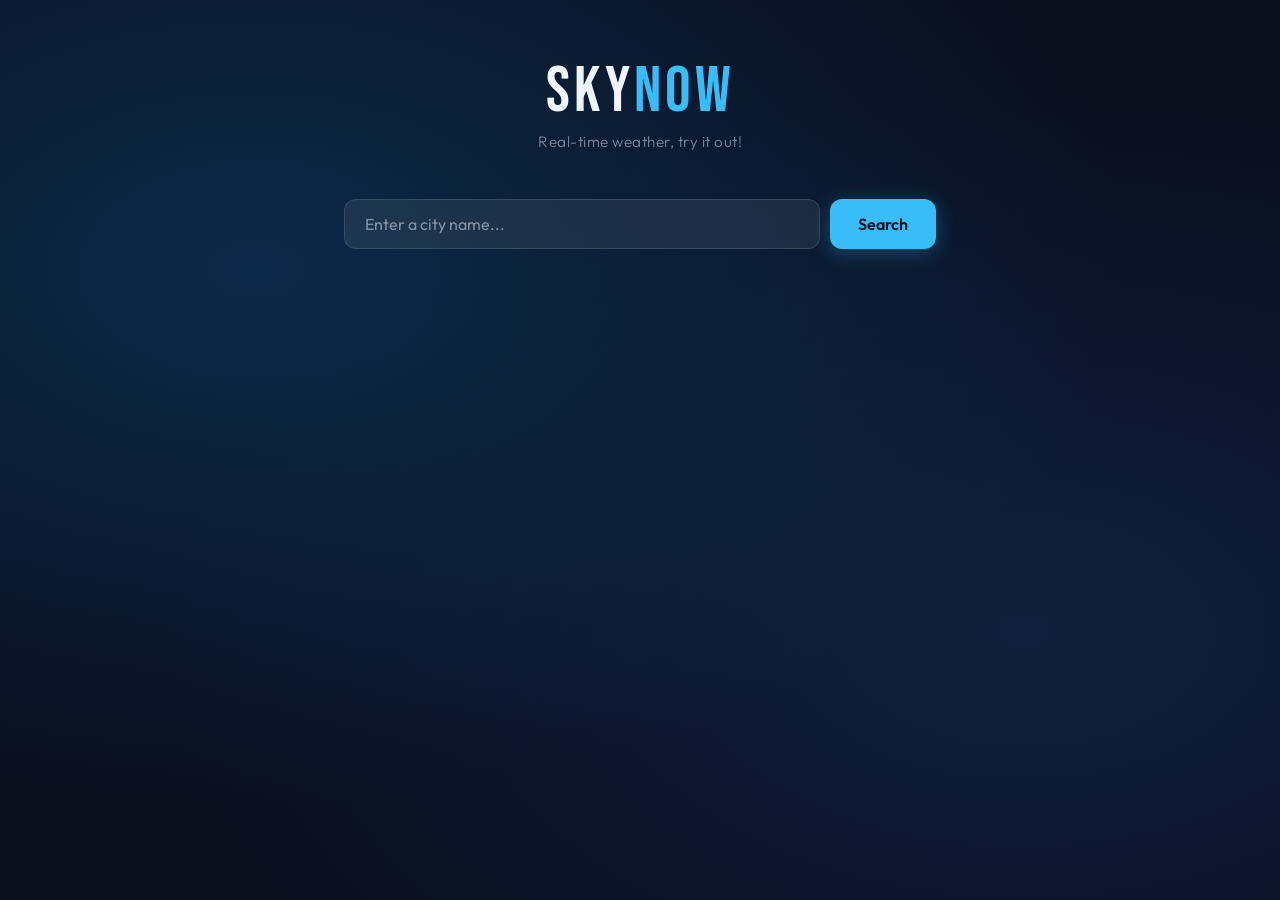
<file: hw3/index.html>
<!DOCTYPE html>
<html lang="en">
<head>
    <meta charset="UTF-8">
    <meta name="viewport" content="width=device-width, initial-scale=1.0">
    <title>SkyNow — Weather App</title>
    <link href="https://fonts.googleapis.com/css2?family=Bebas+Neue&family=Outfit:wght@300;400;500;600&display=swap" rel="stylesheet">
    <link rel="stylesheet" href="css/styles.css">
</head>
<body>

<div class="bg-layer" id="bgLayer"></div>

<div class="page">

    <header class="header">
        <div class="logo">SKY<span>NOW</span></div>
        <p class="tagline">Real-time weather, try it out!</p>
    </header>

    <!-- Form element + event listener + JS validation (rubric) -->
    <form id="weatherForm" class="search-form" novalidate>
        <div class="input-wrap">
            <input
                    type="text"
                    id="cityInput"
                    class="city-input"
                    placeholder="Enter a city name..."
                    autocomplete="off"
            >
            <button type="submit" class="search-btn">Search</button>
        </div>
        <span id="inputError" class="input-error"></span>
    </form>

    <!-- Loading indicator -->
    <div id="loadingSpinner" class="spinner hidden">
        <div class="spin-ring"></div>
        <p>Fetching weather data...</p>
    </div>

    <!-- Error message -->
    <div id="errorMsg" class="error-msg hidden"></div>

    <!-- Results card — hidden until data loads -->
    <div id="weatherCard" class="weather-card hidden">

        <div class="card-top">
            <div class="location-block">
                <h2 id="cityName" class="city-name"></h2>
                <p id="countryName" class="country-name"></p>
            </div>
            <div class="temp-block">
                <div id="weatherIcon" class="weather-icon"></div>
                <div id="tempDisplay" class="temp-display"></div>
            </div>
        </div>

        <p id="weatherDesc" class="weather-desc"></p>

        <!-- Temperature-based color banner (rubric: different display based on temp) -->
        <div id="tempBanner" class="temp-banner"></div>

        <div class="stats-grid">
            <div class="stat-box">
                <span class="stat-label">Feels Like</span>
                <span id="feelsLike" class="stat-value"></span>
            </div>
            <div class="stat-box">
                <span class="stat-label">Humidity</span>
                <span id="humidity" class="stat-value"></span>
            </div>
            <div class="stat-box">
                <span class="stat-label">Wind</span>
                <span id="windSpeed" class="stat-value"></span>
            </div>
            <div class="stat-box">
                <span class="stat-label">Visibility</span>
                <span id="visibility" class="stat-value"></span>
            </div>
            <div class="stat-box">
                <span class="stat-label">Pressure</span>
                <span id="pressure" class="stat-value"></span>
            </div>
            <div class="stat-box">
                <span class="stat-label">Condition ID</span>
                <span id="conditionCode" class="stat-value"></span>
            </div>
        </div>

    </div>

</div>

<script src="js/script.js"></script>
</body>
</html>
</file>
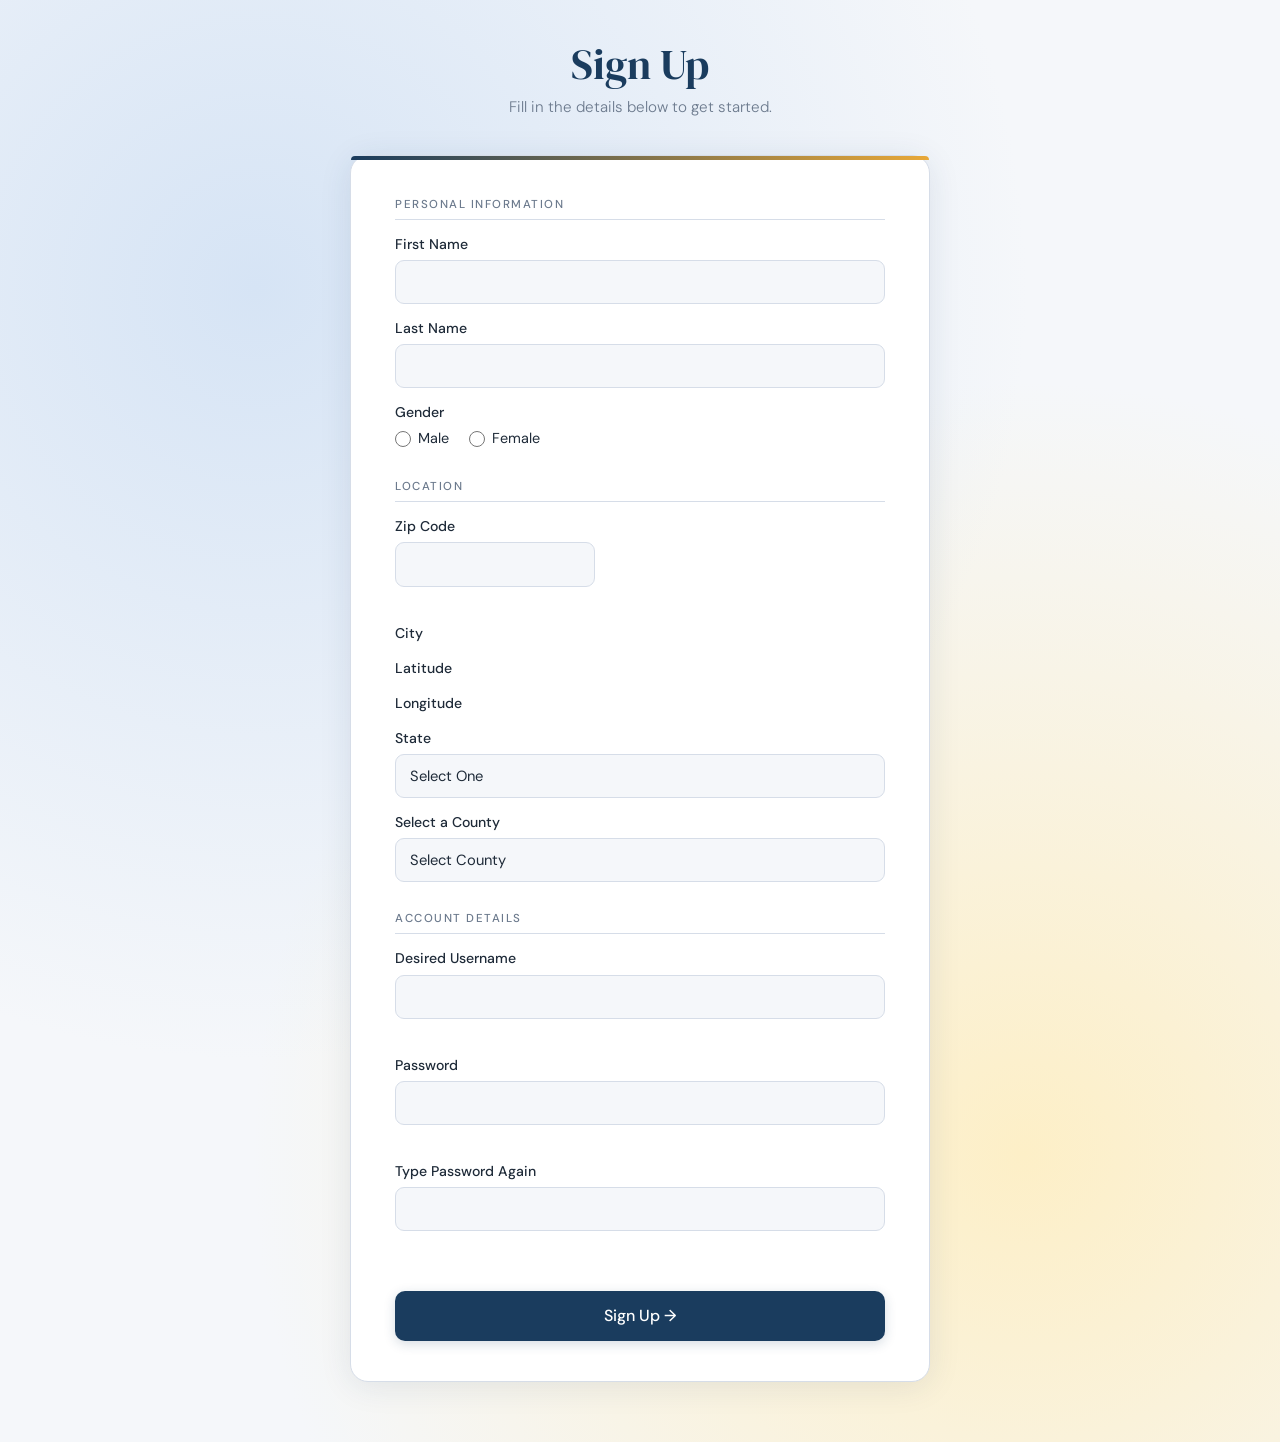
<file: lab3/index.html>
<!DOCTYPE html>
<html lang="en">
<head>
  <meta charset="UTF-8">
  <meta name="viewport" content="width=device-width, initial-scale=1.0">
  <title>Sign Up Page</title>
  <link rel="stylesheet" href="https://cdn.jsdelivr.net/npm/bootstrap@5.2.3/dist/css/bootstrap.min.css">
  <link href="https://fonts.googleapis.com/css2?family=DM+Serif+Display&family=DM+Sans:wght@300;400;500&display=swap" rel="stylesheet">
  <style>
    :root {
      --primary: #1a3c5e;
      --accent: #e8a838;
      --light-bg: #f5f7fa;
      --card-bg: #ffffff;
      --border: #d6dde8;
      --text: #1e2a38;
      --muted: #6c7a8d;
    }

    body {
      background: var(--light-bg);
      font-family: 'DM Sans', sans-serif;
      color: var(--text);
      min-height: 100vh;
      background-image: radial-gradient(circle at 20% 20%, #d6e4f5 0%, transparent 50%),
      radial-gradient(circle at 80% 80%, #fdefc7 0%, transparent 50%);
    }

    .page-wrapper {
      max-width: 620px;
      margin: 0 auto;
      padding: 40px 20px 60px;
    }

    .brand-header {
      text-align: center;
      margin-bottom: 36px;
    }

    .brand-header h1 {
      font-family: 'DM Serif Display', serif;
      font-size: 2.6rem;
      color: var(--primary);
      margin-bottom: 6px;
    }

    .brand-header p {
      color: var(--muted);
      font-size: 0.95rem;
      font-weight: 300;
    }

    .form-card {
      background: var(--card-bg);
      border-radius: 18px;
      padding: 40px 44px;
      box-shadow: 0 4px 32px rgba(26, 60, 94, 0.10);
      border: 1px solid var(--border);
    }

    .accent-bar {
      height: 4px;
      background: linear-gradient(90deg, var(--primary), var(--accent));
      border-radius: 18px 18px 0 0;
      margin: -40px -44px 36px;
    }

    .section-label {
      font-size: 0.72rem;
      font-weight: 500;
      letter-spacing: 1.5px;
      text-transform: uppercase;
      color: var(--muted);
      margin: 28px 0 14px;
      padding-bottom: 6px;
      border-bottom: 1px solid var(--border);
    }

    .field-row {
      margin-bottom: 14px;
    }

    .form-label {
      font-size: 0.88rem;
      font-weight: 500;
      color: var(--text);
      margin-bottom: 5px;
      display: block;
    }

    .form-control,
    .form-select {
      border: 1.5px solid var(--border);
      border-radius: 9px;
      padding: 10px 14px;
      font-size: 0.92rem;
      font-family: 'DM Sans', sans-serif;
      background: var(--light-bg);
      color: var(--text);
      transition: border-color 0.2s, box-shadow 0.2s;
      width: 100%;
    }

    .form-control:focus,
    .form-select:focus {
      border-color: var(--primary);
      box-shadow: 0 0 0 3px rgba(26, 60, 94, 0.10);
      background: #fff;
      outline: none;
    }

    .form-control::placeholder {
      color: #b0bac8;
    }

    .gender-row {
      display: flex;
      gap: 20px;
      margin-top: 4px;
    }

    .gender-option {
      display: flex;
      align-items: center;
      gap: 7px;
      font-size: 0.9rem;
      cursor: pointer;
    }

    .gender-option input[type="radio"] {
      accent-color: var(--primary);
      width: 16px;
      height: 16px;
    }

    .inline-feedback {
      font-size: 0.82rem;
      font-weight: 500;
      margin-top: 4px;
      display: block;
      min-height: 18px;
    }

    .btn-signup {
      background: var(--primary);
      color: #fff;
      border: none;
      border-radius: 10px;
      padding: 13px 0;
      font-size: 1rem;
      font-family: 'DM Sans', sans-serif;
      font-weight: 500;
      width: 100%;
      margin-top: 28px;
      transition: background 0.2s, transform 0.1s, box-shadow 0.2s;
      box-shadow: 0 3px 12px rgba(26, 60, 94, 0.18);
      cursor: pointer;
    }

    .location-value {
      display: inline-block;
      background: #eef2f8;
      color: var(--primary);
      border-radius: 8px;
      padding: 6px 12px;
      font-size: 0.9rem;
      font-weight: 500;
      min-width: 60px;
    }

    .location-value:empty {
      display: none;
    }

    .btn-signup:hover {
      background: #25527e;
      transform: translateY(-1px);
      box-shadow: 0 6px 18px rgba(26, 60, 94, 0.22);
      color: #fff;
    }

    @media (max-width: 600px) {
      .form-card {
        padding: 28px 20px;
      }

      .accent-bar {
        margin: -28px -20px 28px;
      }
    }
  </style>
</head>
<body>

<div class="page-wrapper">
  <div class="brand-header">
    <h1>Sign Up</h1>
    <p>Fill in the details below to get started.</p>
  </div>

  <div class="form-card">
    <div class="accent-bar"></div>

    <form id="signupForm" action="welcome.html">

      <div class="section-label">Personal Information</div>

      <div class="field-row">
        <label class="form-label" for="fName">First Name</label>
        <input type="text" class="form-control" id="fName" name="fName">
      </div>

      <div class="field-row">
        <label class="form-label" for="lName">Last Name</label>
        <input type="text" class="form-control" id="lName" name="lName">
      </div>

      <div class="field-row">
        <label class="form-label">Gender</label>
        <div class="gender-row">
          <label class="gender-option">
            <input type="radio" name="gender" value="m"> Male
          </label>
          <label class="gender-option">
            <input type="radio" name="gender" value="f"> Female
          </label>
        </div>
      </div>

      <div class="section-label">Location</div>

      <div class="field-row">
        <label class="form-label" for="zip">Zip Code</label>
        <input type="text" class="form-control" id="zip" name="zip" style="max-width: 200px;">
        <span id="zipError" class="inline-feedback"></span>
      </div>

      <div class="field-row">
        <label class="form-label">City</label>
        <span id="city" class="location-value"></span>
      </div>

      <div class="field-row">
        <label class="form-label">Latitude</label>
        <span id="latitude" class="location-value"></span>
      </div>

      <div class="field-row">
        <label class="form-label">Longitude</label>
        <span id="longitude" class="location-value"></span>
      </div>

      <div class="field-row">
        <label class="form-label" for="state">State</label>
        <select id="state" name="state" class="form-select">
          <option value="">Select One</option>
        </select>
      </div>

      <div class="field-row">
        <label class="form-label" for="county">Select a County</label>
        <select id="county" name="county" class="form-select">
          <option value="">Select County</option>
        </select>
      </div>

      <div class="section-label">Account Details</div>

      <div class="field-row">
        <label class="form-label" for="username">Desired Username</label>
        <input type="text" class="form-control" id="username" name="username">
        <span id="usernameError" class="inline-feedback"></span>
      </div>

      <div class="field-row">
        <label class="form-label" for="password">Password</label>
        <input type="password" class="form-control" id="password" name="password">
        <span id="suggestedPwd" class="inline-feedback"></span>
      </div>

      <div class="field-row">
        <label class="form-label" for="confirmPassword">Type Password Again</label>
        <input type="password" class="form-control" id="confirmPassword" name="confirmPassword">
      </div>

      <span id="passwordError" class="inline-feedback"></span>

      <button type="submit" class="btn-signup">Sign Up →</button>
    </form>
  </div>
</div>

<script src="js/script.js"></script>
</body>
</html>
</file>
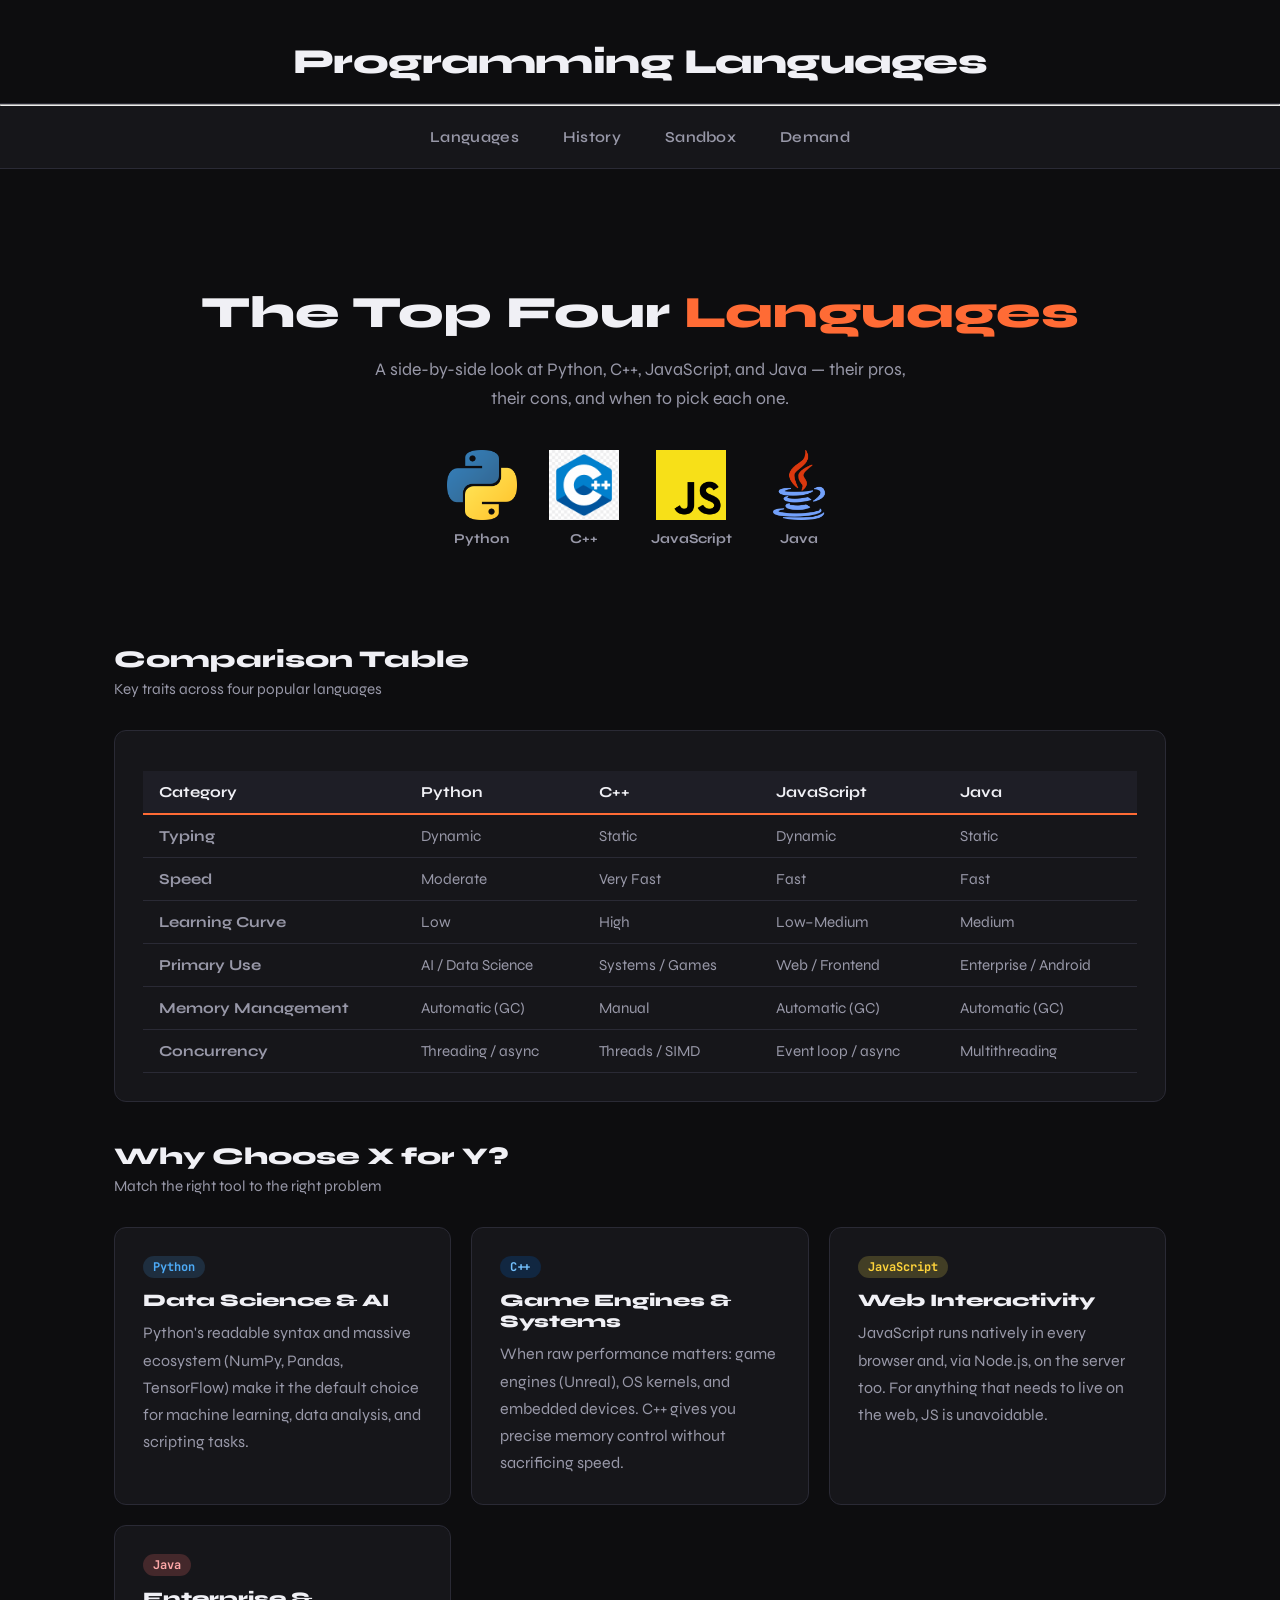
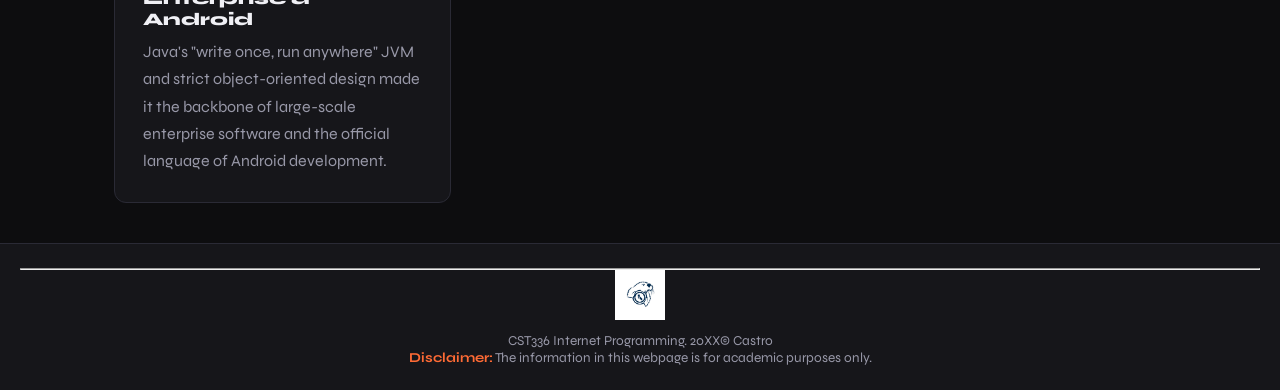
<file: hw1/portfolio_base/index.html>
<!DOCTYPE html>
<html lang="en">

    <head>
        <!-- 
          This is the head section. 
          It includes optional information about the web page (author, date, etc)
          It must include the character set and the title
        -->
      <meta charset="UTF-8">
      <meta name="viewport" content="width=device-width, initial-scale=1.0"> <!-- sets the proper width for whatever device is viewing the page -->
      <title> Programming Languages </title>
      <link rel="preconnect" href="https://fonts.googleapis.com">
<link rel="preconnect" href="https://fonts.gstatic.com" crossorigin>
<link href="https://fonts.googleapis.com/css2?family=Open+Sans:ital,wght@0,300..800;1,300..800&display=swap" rel="stylesheet">
      <link href="css/styles1.css" rel="stylesheet">
      	<style>
	     /* body {
		   background-color: #000066 !important;
	     } */
      	</style>
    </head>

    <body>
	<header>
	    <h1> Programming Languages </h1>
	</header>
	<hr>
	<nav>
	    <a href="index.html">Languages</a>
	    <a href="language_history.html">History</a>
	    <a href="sandbox.html">Sandbox</a>
	    <a href="demand.html">Demand</a>
	</nav>

	<br><br>
	
	<main>

    <div class="hero">
      <h2>The Top Four <span style="color:var(--orange)">Languages</span></h2>
      <p>A side-by-side look at Python, C++, JavaScript, and Java — their pros, their cons, and when to pick each one.</p>

      <div class="lang-logos">
        <div class="lang-logo-item">
          <img src="img/Python_logo.png" alt="Python">
          Python
        </div>
        <div class="lang-logo-item">
          <img src="img/C++_logo.png" alt="C++">
          C++
        </div>
        <div class="lang-logo-item">
          <img src="img/Javascript_logo.png" alt="JavaScript">
          JavaScript
        </div>
        <div class="lang-logo-item">
          <img src="img/java_logo.png" alt="Java">
          Java
        </div>
      </div>
    </div>

    <p class="section-title">Comparison Table</p>
    <p class="section-sub">Key traits across four popular languages</p>

    <div class="card" style="overflow-x:auto; margin-bottom:40px;">
      <table>
        <thead>
          <tr>
            <th>Category</th>
            <th>Python</th>
            <th>C++</th>
            <th>JavaScript</th>
            <th>Java</th>
          </tr>
        </thead>
        <tbody>
          <tr>
            <td><strong>Typing</strong></td>
            <td>Dynamic</td>
            <td>Static</td>
            <td>Dynamic</td>
            <td>Static</td>
          </tr>
          <tr>
            <td><strong>Speed</strong></td>
            <td>Moderate</td>
            <td>Very Fast</td>
            <td>Fast</td>
            <td>Fast</td>
          </tr>
          <tr>
            <td><strong>Learning Curve</strong></td>
            <td>Low</td>
            <td>High</td>
            <td>Low–Medium</td>
            <td>Medium</td>
          </tr>
          <tr>
            <td><strong>Primary Use</strong></td>
            <td>AI / Data Science</td>
            <td>Systems / Games</td>
            <td>Web / Frontend</td>
            <td>Enterprise / Android</td>
          </tr>
          <tr>
            <td><strong>Memory Management</strong></td>
            <td>Automatic (GC)</td>
            <td>Manual</td>
            <td>Automatic (GC)</td>
            <td>Automatic (GC)</td>
          </tr>
          <tr>
            <td><strong>Concurrency</strong></td>
            <td>Threading / async</td>
            <td>Threads / SIMD</td>
            <td>Event loop / async</td>
            <td>Multithreading</td>
          </tr>
        </tbody>
      </table>
    </div>

    <p class="section-title">Why Choose X for Y?</p>
    <p class="section-sub">Match the right tool to the right problem</p>

    <div class="grid-2">

      <div class="card">
        <span class="lang-badge badge-py">Python</span>
        <p class="section-title" style="font-size:1.1rem;">Data Science &amp; AI</p>
        <p style="margin-top:8px; line-height:1.7;">Python's readable syntax and massive ecosystem (NumPy, Pandas, TensorFlow) make it the default choice for machine learning, data analysis, and scripting tasks.</p>
      </div>

      <div class="card">
        <span class="lang-badge badge-cpp">C++</span>
        <p class="section-title" style="font-size:1.1rem;">Game Engines &amp; Systems</p>
        <p style="margin-top:8px; line-height:1.7;">When raw performance matters: game engines (Unreal), OS kernels, and embedded devices. C++ gives you precise memory control without sacrificing speed.</p>
      </div>

      <div class="card">
        <span class="lang-badge badge-js">JavaScript</span>
        <p class="section-title" style="font-size:1.1rem;">Web Interactivity</p>
        <p style="margin-top:8px; line-height:1.7;">JavaScript runs natively in every browser and, via Node.js, on the server too. For anything that needs to live on the web, JS is unavoidable.</p>
      </div>

      <div class="card">
        <span class="lang-badge badge-java">Java</span>
        <p class="section-title" style="font-size:1.1rem;">Enterprise &amp; Android</p>
        <p style="margin-top:8px; line-height:1.7;">Java's "write once, run anywhere" JVM and strict object-oriented design made it the backbone of large-scale enterprise software and the official language of Android development.</p>
      </div>

    </div>

	</main>
        
        
        <footer>
             <!-- Your last name and year here in ALL assignments -->
	    <hr>
	    <figure>
		<img src="img/csumb_logo.png" alt="CSUMB Logo" width="50">
	    </figure>
	    CST336 Internet Programming. 20XX&copy; Castro <br>
	    <strong>Disclaimer:</strong> The information in this webpage is for academic purposes only. <br>
        </footer>
        
    </body>

</html>
</file>
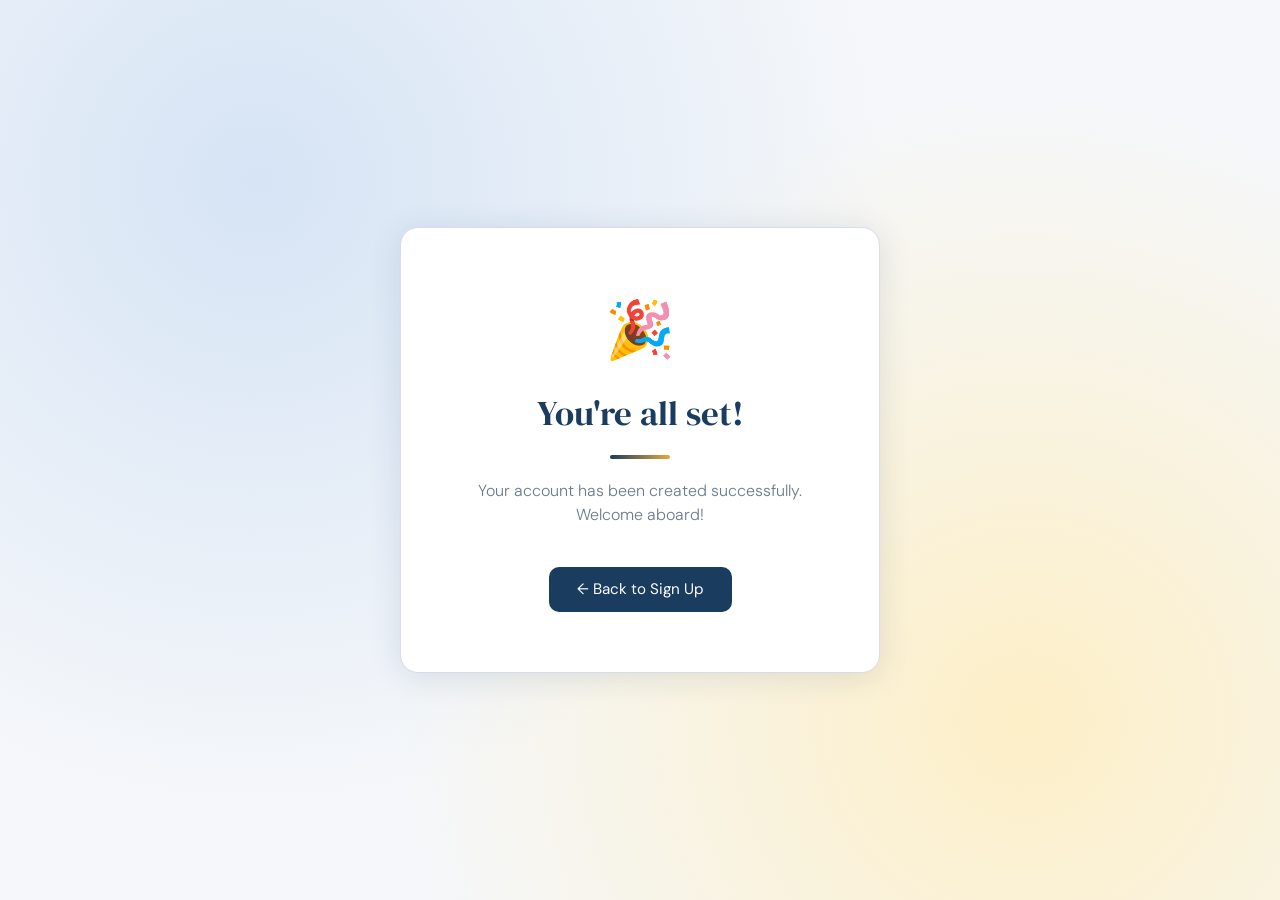
<file: lab3/welcome.html>
<!DOCTYPE html>
<html lang="en">
<head>
    <meta charset="UTF-8">
    <meta name="viewport" content="width=device-width, initial-scale=1.0">
    <title>Welcome!</title>
    <link rel="stylesheet" href="https://cdn.jsdelivr.net/npm/bootstrap@5.2.3/dist/css/bootstrap.min.css">
    <link href="https://fonts.googleapis.com/css2?family=DM+Serif+Display&family=DM+Sans:wght@300;400;500&display=swap" rel="stylesheet">
    <style>
        :root {
            --primary: #1a3c5e;
            --accent: #e8a838;
        }
        body {
            background: #f5f7fa;
            font-family: 'DM Sans', sans-serif;
            min-height: 100vh;
            display: flex;
            align-items: center;
            justify-content: center;
            background-image: radial-gradient(circle at 20% 20%, #d6e4f5 0%, transparent 50%),
            radial-gradient(circle at 80% 80%, #fdefc7 0%, transparent 50%);
        }
        .welcome-card {
            background: white;
            border-radius: 18px;
            padding: 60px 50px;
            text-align: center;
            box-shadow: 0 4px 32px rgba(26,60,94,0.12);
            border: 1px solid #d6dde8;
            max-width: 480px;
            width: 100%;
        }
        .welcome-icon {
            font-size: 3.5rem;
            margin-bottom: 20px;
        }
        h1 {
            font-family: 'DM Serif Display', serif;
            color: var(--primary);
            font-size: 2.2rem;
            margin-bottom: 12px;
        }
        p {
            color: #6c7a8d;
            font-size: 1rem;
            font-weight: 300;
        }
        .accent-line {
            height: 4px;
            background: linear-gradient(90deg, var(--primary), var(--accent));
            border-radius: 4px;
            width: 60px;
            margin: 20px auto;
        }
        .btn-back {
            background: var(--primary);
            color: white;
            border: none;
            border-radius: 10px;
            padding: 11px 28px;
            font-family: 'DM Sans', sans-serif;
            font-size: 0.95rem;
            margin-top: 24px;
            text-decoration: none;
            display: inline-block;
            transition: background 0.2s, transform 0.1s;
        }
        .btn-back:hover {
            background: #25527e;
            color: white;
            transform: translateY(-1px);
        }
    </style>
</head>
<body>
<div class="welcome-card">
    <div class="welcome-icon">🎉</div>
    <h1>You're all set!</h1>
    <div class="accent-line"></div>
    <p>Your account has been created successfully.<br>Welcome aboard!</p>
    <a href="index.html" class="btn-back">← Back to Sign Up</a>
</div>
</body>
</html>
</file>
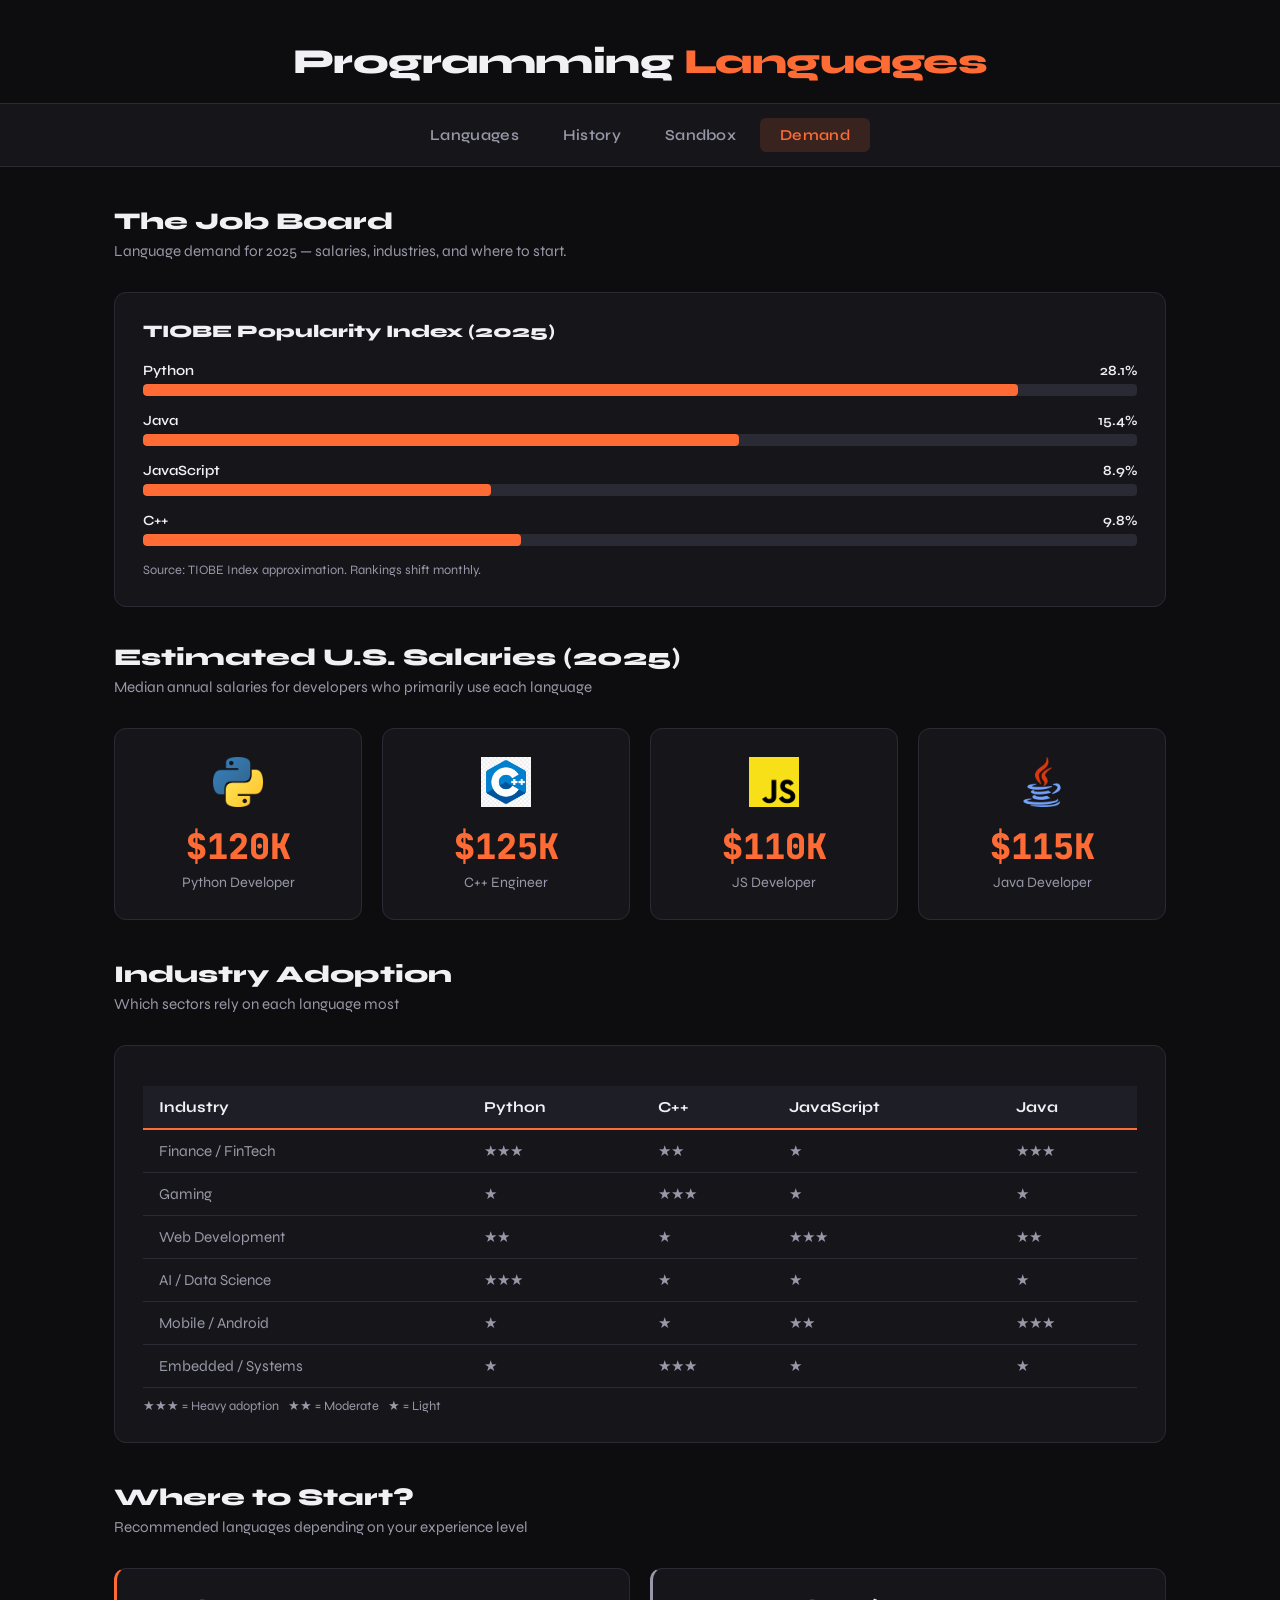
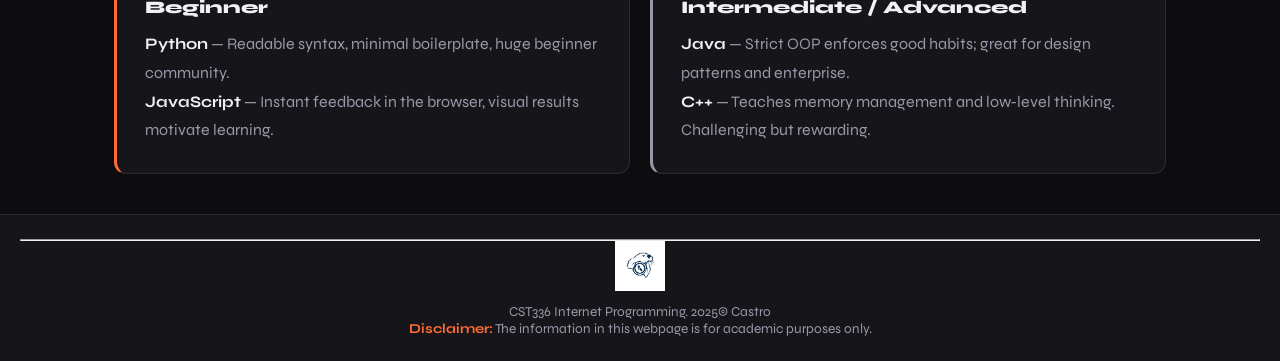
<file: hw1/portfolio_base/demand.html>
<!DOCTYPE html>
<html lang="en">

<head>
  <meta charset="UTF-8">
  <meta name="viewport" content="width=device-width, initial-scale=1.0">
  <title>Programming Languages – Demand</title>
  <link href="css/styles1.css" rel="stylesheet">
</head>

<body>

  <header>
    <h1>Programming <span>Languages</span></h1>
  </header>

  <nav>
    <a href="index.html">Languages</a>
    <a href="language_history.html">History</a>
    <a href="sandbox.html">Sandbox</a>
    <a href="demand.html" class="active">Demand</a>
  </nav>

  <main>

    <p class="section-title">The Job Board</p>
    <p class="section-sub">Language demand for 2025 — salaries, industries, and where to start.</p>

    <!-- TIOBE Rankings -->
    <div class="card" style="margin-bottom:36px;">
      <p class="section-title" style="font-size:1.1rem; margin-bottom:20px;">TIOBE Popularity Index (2025)</p>

      <div class="bar-wrap">
        <div class="bar-label"><span>Python</span><span>28.1%</span></div>
        <div class="bar-track"><div class="bar-fill" style="width:88%;"></div></div>
      </div>
      <div class="bar-wrap">
        <div class="bar-label"><span>Java</span><span>15.4%</span></div>
        <div class="bar-track"><div class="bar-fill" style="width:60%;"></div></div>
      </div>
      <div class="bar-wrap">
        <div class="bar-label"><span>JavaScript</span><span>8.9%</span></div>
        <div class="bar-track"><div class="bar-fill" style="width:35%;"></div></div>
      </div>
      <div class="bar-wrap">
        <div class="bar-label"><span>C++</span><span>9.8%</span></div>
        <div class="bar-track"><div class="bar-fill" style="width:38%;"></div></div>
      </div>

      <p style="margin-top:14px; font-size:0.8rem;">Source: TIOBE Index approximation. Rankings shift monthly.</p>
    </div>

    <!-- Salary Cards -->
    <p class="section-title">Estimated U.S. Salaries (2025)</p>
    <p class="section-sub">Median annual salaries for developers who primarily use each language</p>

    <div class="grid-4" style="margin-bottom:40px;">
      <div class="card" style="text-align:center;">
        <img src="img/Python_logo.png" alt="Python" width="50" style="margin-bottom:12px;">
        <div class="stat-num">$120K</div>
        <p style="margin-top:4px; font-size:0.9rem;">Python Developer</p>
      </div>
      <div class="card" style="text-align:center;">
        <img src="img/C++_logo.png" alt="C++" width="50" style="margin-bottom:12px;">
        <div class="stat-num">$125K</div>
        <p style="margin-top:4px; font-size:0.9rem;">C++ Engineer</p>
      </div>
      <div class="card" style="text-align:center;">
        <img src="img/Javascript_logo.png" alt="JavaScript" width="50" style="margin-bottom:12px;">
        <div class="stat-num">$110K</div>
        <p style="margin-top:4px; font-size:0.9rem;">JS Developer</p>
      </div>
      <div class="card" style="text-align:center;">
        <img src="img/java_logo.png" alt="Java" width="50" style="margin-bottom:12px;">
        <div class="stat-num">$115K</div>
        <p style="margin-top:4px; font-size:0.9rem;">Java Developer</p>
      </div>
    </div>

    <!-- Industry Adoption -->
    <p class="section-title">Industry Adoption</p>
    <p class="section-sub">Which sectors rely on each language most</p>

    <div class="card" style="overflow-x:auto; margin-bottom:40px;">
      <table>
        <thead>
          <tr>
            <th>Industry</th>
            <th>Python</th>
            <th>C++</th>
            <th>JavaScript</th>
            <th>Java</th>
          </tr>
        </thead>
        <tbody>
          <tr>
            <td>Finance / FinTech</td>
            <td>&#9733;&#9733;&#9733;</td>
            <td>&#9733;&#9733;</td>
            <td>&#9733;</td>
            <td>&#9733;&#9733;&#9733;</td>
          </tr>
          <tr>
            <td>Gaming</td>
            <td>&#9733;</td>
            <td>&#9733;&#9733;&#9733;</td>
            <td>&#9733;</td>
            <td>&#9733;</td>
          </tr>
          <tr>
            <td>Web Development</td>
            <td>&#9733;&#9733;</td>
            <td>&#9733;</td>
            <td>&#9733;&#9733;&#9733;</td>
            <td>&#9733;&#9733;</td>
          </tr>
          <tr>
            <td>AI / Data Science</td>
            <td>&#9733;&#9733;&#9733;</td>
            <td>&#9733;</td>
            <td>&#9733;</td>
            <td>&#9733;</td>
          </tr>
          <tr>
            <td>Mobile / Android</td>
            <td>&#9733;</td>
            <td>&#9733;</td>
            <td>&#9733;&#9733;</td>
            <td>&#9733;&#9733;&#9733;</td>
          </tr>
          <tr>
            <td>Embedded / Systems</td>
            <td>&#9733;</td>
            <td>&#9733;&#9733;&#9733;</td>
            <td>&#9733;</td>
            <td>&#9733;</td>
          </tr>
        </tbody>
      </table>
      <p style="margin-top:10px; font-size:0.8rem;">&#9733;&#9733;&#9733; = Heavy adoption &nbsp; &#9733;&#9733; = Moderate &nbsp; &#9733; = Light</p>
    </div>

    <!-- Beginner vs Advanced -->
    <p class="section-title">Where to Start?</p>
    <p class="section-sub">Recommended languages depending on your experience level</p>

    <div class="grid-2">
      <div class="card" style="border-left: 3px solid var(--orange);">
        <p class="section-title" style="font-size:1.1rem; margin-bottom:12px;">Beginner</p>
        <p style="line-height:1.8;"><strong style="color:var(--white);">Python</strong> — Readable syntax, minimal boilerplate, huge beginner community.<br>
        <strong style="color:var(--white);">JavaScript</strong> — Instant feedback in the browser, visual results motivate learning.</p>
      </div>
      <div class="card" style="border-left: 3px solid #9898a8;">
        <p class="section-title" style="font-size:1.1rem; margin-bottom:12px;">Intermediate / Advanced</p>
        <p style="line-height:1.8;"><strong style="color:var(--white);">Java</strong> — Strict OOP enforces good habits; great for design patterns and enterprise.<br>
        <strong style="color:var(--white);">C++</strong> — Teaches memory management and low-level thinking. Challenging but rewarding.</p>
      </div>
    </div>

  </main>

  <footer>
    <hr>
    <figure>
      <img src="img/csumb_logo.png" alt="CSUMB Logo" width="50">
    </figure>
    CST336 Internet Programming. 2025&copy; Castro <br>
    <strong>Disclaimer:</strong> The information in this webpage is for academic purposes only.
  </footer>

</body>
</html>
</file>
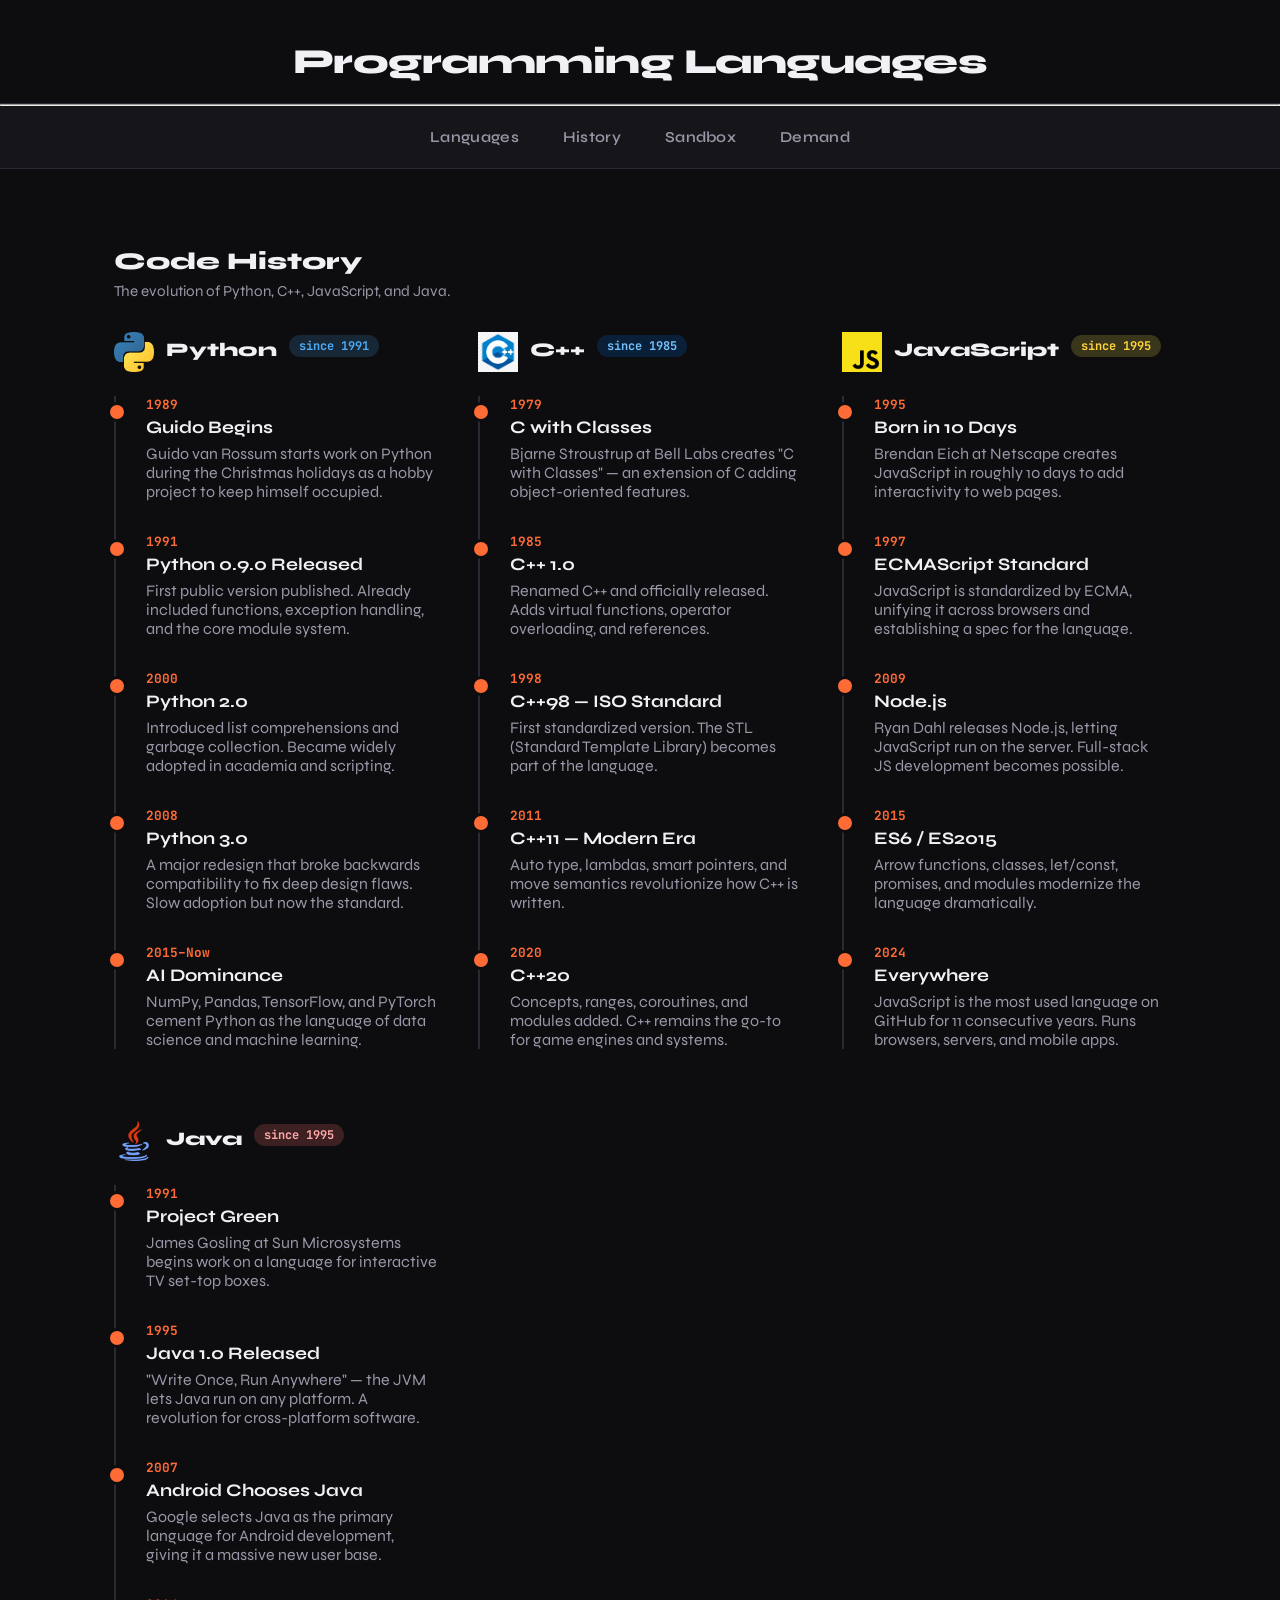
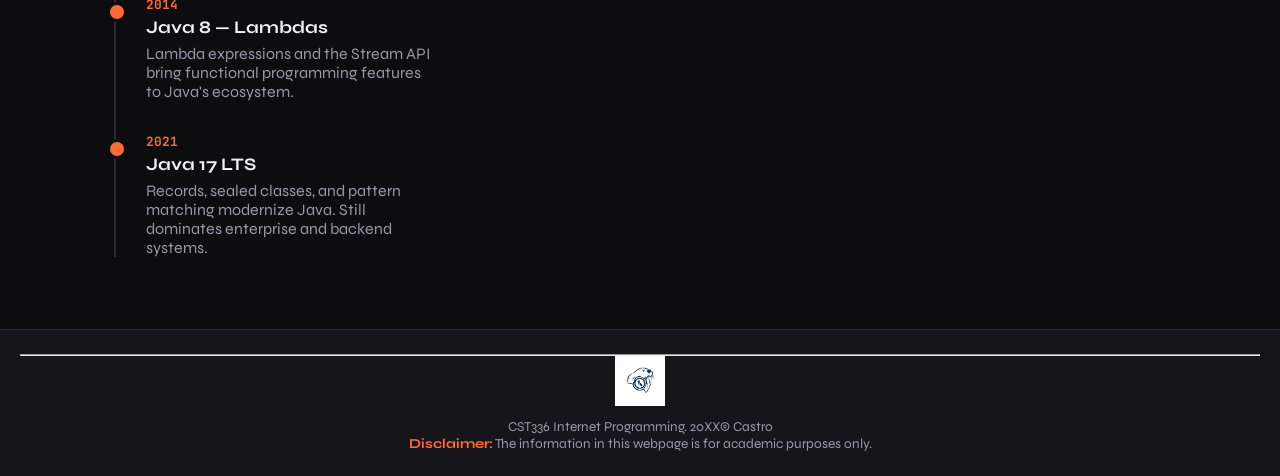
<file: hw1/portfolio_base/language_history.html>
<!DOCTYPE html>
<html lang="en">

    <head>
        <!-- 
          This is the head section. 
          It includes optional information about the web page (author, date, etc)
          It must include the character set and the title
        -->
      <meta charset="UTF-8">
      <meta name="viewport" content="width=device-width, initial-scale=1.0"> <!-- sets the proper width for whatever device is viewing the page -->
      <title> Programming Languages </title>
      <link href="css/styles1.css" rel="stylesheet">
      	<style>
	     /* body {
		   background-color: #000066 !important;
	     } */
      	</style>
    </head>

    <body>
	<header>
	    <h1> Programming Languages </h1>
	</header>
	<hr>
	<nav>
	    <a href="index.html">Languages</a>
	    <a href="language_history.html">History</a>
	    <a href="sandbox.html">Sandbox</a>
	    <a href="demand.html">Demand</a>
	</nav>

	<br><br>
	
	<main>

    <p class="section-title">Code History</p>
    <p class="section-sub">The evolution of Python, C++, JavaScript, and Java.</p>

    <div style="display:grid; grid-template-columns: repeat(auto-fit, minmax(300px, 1fr)); gap:40px;">

      <!-- Python -->
      <div>
        <div style="display:flex; align-items:center; gap:12px; margin-bottom:24px;">
          <img src="img/Python_logo.png" alt="Python" width="40">
          <span class="section-title" style="font-size:1.2rem;">Python</span>
          <span class="lang-badge badge-py">since 1991</span>
        </div>
        <div class="timeline">
          <div class="timeline-item">
            <div class="timeline-year">1989</div>
            <div class="timeline-title">Guido Begins</div>
            <p>Guido van Rossum starts work on Python during the Christmas holidays as a hobby project to keep himself occupied.</p>
          </div>
          <div class="timeline-item">
            <div class="timeline-year">1991</div>
            <div class="timeline-title">Python 0.9.0 Released</div>
            <p>First public version published. Already included functions, exception handling, and the core module system.</p>
          </div>
          <div class="timeline-item">
            <div class="timeline-year">2000</div>
            <div class="timeline-title">Python 2.0</div>
            <p>Introduced list comprehensions and garbage collection. Became widely adopted in academia and scripting.</p>
          </div>
          <div class="timeline-item">
            <div class="timeline-year">2008</div>
            <div class="timeline-title">Python 3.0</div>
            <p>A major redesign that broke backwards compatibility to fix deep design flaws. Slow adoption but now the standard.</p>
          </div>
          <div class="timeline-item">
            <div class="timeline-year">2015–Now</div>
            <div class="timeline-title">AI Dominance</div>
            <p>NumPy, Pandas, TensorFlow, and PyTorch cement Python as the language of data science and machine learning.</p>
          </div>
        </div>
      </div>

      <!-- C++ -->
      <div>
        <div style="display:flex; align-items:center; gap:12px; margin-bottom:24px;">
          <img src="img/C++_logo.png" alt="C++" width="40">
          <span class="section-title" style="font-size:1.2rem;">C++</span>
          <span class="lang-badge badge-cpp">since 1985</span>
        </div>
        <div class="timeline">
          <div class="timeline-item">
            <div class="timeline-year">1979</div>
            <div class="timeline-title">C with Classes</div>
            <p>Bjarne Stroustrup at Bell Labs creates "C with Classes" — an extension of C adding object-oriented features.</p>
          </div>
          <div class="timeline-item">
            <div class="timeline-year">1985</div>
            <div class="timeline-title">C++ 1.0</div>
            <p>Renamed C++ and officially released. Adds virtual functions, operator overloading, and references.</p>
          </div>
          <div class="timeline-item">
            <div class="timeline-year">1998</div>
            <div class="timeline-title">C++98 — ISO Standard</div>
            <p>First standardized version. The STL (Standard Template Library) becomes part of the language.</p>
          </div>
          <div class="timeline-item">
            <div class="timeline-year">2011</div>
            <div class="timeline-title">C++11 — Modern Era</div>
            <p>Auto type, lambdas, smart pointers, and move semantics revolutionize how C++ is written.</p>
          </div>
          <div class="timeline-item">
            <div class="timeline-year">2020</div>
            <div class="timeline-title">C++20</div>
            <p>Concepts, ranges, coroutines, and modules added. C++ remains the go-to for game engines and systems.</p>
          </div>
        </div>
      </div>

      <!-- JavaScript -->
      <div>
        <div style="display:flex; align-items:center; gap:12px; margin-bottom:24px;">
          <img src="img/Javascript_logo.png" alt="JavaScript" width="40">
          <span class="section-title" style="font-size:1.2rem;">JavaScript</span>
          <span class="lang-badge badge-js">since 1995</span>
        </div>
        <div class="timeline">
          <div class="timeline-item">
            <div class="timeline-year">1995</div>
            <div class="timeline-title">Born in 10 Days</div>
            <p>Brendan Eich at Netscape creates JavaScript in roughly 10 days to add interactivity to web pages.</p>
          </div>
          <div class="timeline-item">
            <div class="timeline-year">1997</div>
            <div class="timeline-title">ECMAScript Standard</div>
            <p>JavaScript is standardized by ECMA, unifying it across browsers and establishing a spec for the language.</p>
          </div>
          <div class="timeline-item">
            <div class="timeline-year">2009</div>
            <div class="timeline-title">Node.js</div>
            <p>Ryan Dahl releases Node.js, letting JavaScript run on the server. Full-stack JS development becomes possible.</p>
          </div>
          <div class="timeline-item">
            <div class="timeline-year">2015</div>
            <div class="timeline-title">ES6 / ES2015</div>
            <p>Arrow functions, classes, let/const, promises, and modules modernize the language dramatically.</p>
          </div>
          <div class="timeline-item">
            <div class="timeline-year">2024</div>
            <div class="timeline-title">Everywhere</div>
            <p>JavaScript is the most used language on GitHub for 11 consecutive years. Runs browsers, servers, and mobile apps.</p>
          </div>
        </div>
      </div>

      <!-- Java -->
      <div>
        <div style="display:flex; align-items:center; gap:12px; margin-bottom:24px;">
          <img src="img/java_logo.png" alt="Java" width="40">
          <span class="section-title" style="font-size:1.2rem;">Java</span>
          <span class="lang-badge badge-java">since 1995</span>
        </div>
        <div class="timeline">
          <div class="timeline-item">
            <div class="timeline-year">1991</div>
            <div class="timeline-title">Project Green</div>
            <p>James Gosling at Sun Microsystems begins work on a language for interactive TV set-top boxes.</p>
          </div>
          <div class="timeline-item">
            <div class="timeline-year">1995</div>
            <div class="timeline-title">Java 1.0 Released</div>
            <p>"Write Once, Run Anywhere" — the JVM lets Java run on any platform. A revolution for cross-platform software.</p>
          </div>
          <div class="timeline-item">
            <div class="timeline-year">2007</div>
            <div class="timeline-title">Android Chooses Java</div>
            <p>Google selects Java as the primary language for Android development, giving it a massive new user base.</p>
          </div>
          <div class="timeline-item">
            <div class="timeline-year">2014</div>
            <div class="timeline-title">Java 8 — Lambdas</div>
            <p>Lambda expressions and the Stream API bring functional programming features to Java's ecosystem.</p>
          </div>
          <div class="timeline-item">
            <div class="timeline-year">2021</div>
            <div class="timeline-title">Java 17 LTS</div>
            <p>Records, sealed classes, and pattern matching modernize Java. Still dominates enterprise and backend systems.</p>
          </div>
        </div>
      </div>

    </div>

	</main>
        
        
        <footer>
             <!-- Your last name and year here in ALL assignments -->
	    <hr>
	    <figure>
		<img src="img/csumb_logo.png" alt="CSUMB Logo" width="50">
	    </figure>
	    CST336 Internet Programming. 20XX&copy; Castro <br>
	    <strong>Disclaimer:</strong> The information in this webpage is for academic purposes only. <br>
        </footer>
        
    </body>

</html>
</file>
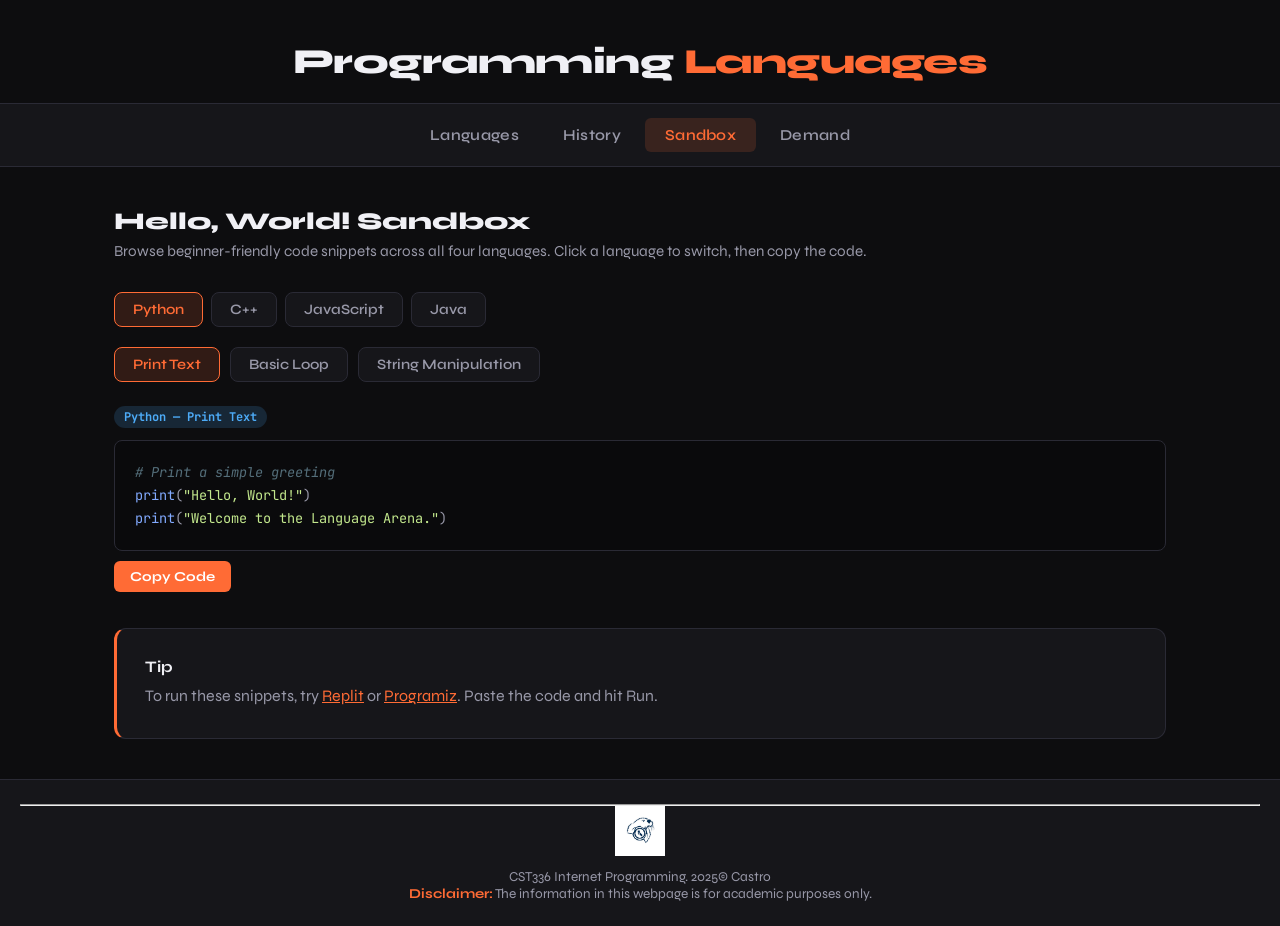
<file: hw1/portfolio_base/sandbox.html>
<!DOCTYPE html>
<html lang="en">

<head>
  <meta charset="UTF-8">
  <meta name="viewport" content="width=device-width, initial-scale=1.0">
  <title>Programming Languages – Sandbox</title>
  <link href="css/styles1.css" rel="stylesheet">
</head>

<body>

  <header>
    <h1>Programming <span>Languages</span></h1>
  </header>

  <nav>
    <a href="index.html">Languages</a>
    <a href="language_history.html">History</a>
    <a href="sandbox.html" class="active">Sandbox</a>
    <a href="demand.html">Demand</a>
  </nav>

  <main>

    <p class="section-title">Hello, World! Sandbox</p>
    <p class="section-sub">Browse beginner-friendly code snippets across all four languages. Click a language to switch, then copy the code.</p>

    <!-- Language Tabs -->
    <div class="lang-tabs">
      <button class="tab-btn active" onclick="showLang('python', this)">Python</button>
      <button class="tab-btn" onclick="showLang('cpp', this)">C++</button>
      <button class="tab-btn" onclick="showLang('js', this)">JavaScript</button>
      <button class="tab-btn" onclick="showLang('java', this)">Java</button>
    </div>

    <!-- Challenge selector -->
    <div style="margin-bottom:24px; display:flex; gap:10px; flex-wrap:wrap;">
      <button class="tab-btn active" id="ch-print" onclick="showChallenge('print', this)">Print Text</button>
      <button class="tab-btn" id="ch-loop"  onclick="showChallenge('loop', this)">Basic Loop</button>
      <button class="tab-btn" id="ch-str"   onclick="showChallenge('str', this)">String Manipulation</button>
    </div>

    <!-- ===== PYTHON ===== -->
    <div class="snippet-block active" id="lang-python">

      <div id="py-print" class="snippet-pane">
        <span class="lang-badge badge-py">Python — Print Text</span>
        <pre><code><span class="cmt"># Print a simple greeting</span>
<span class="fn">print</span>(<span class="str">"Hello, World!"</span>)
<span class="fn">print</span>(<span class="str">"Welcome to the Language Arena."</span>)</code></pre>
        <button class="copy-btn" onclick="copyCode(this)">Copy Code</button>
      </div>

      <div id="py-loop" class="snippet-pane" style="display:none;">
        <span class="lang-badge badge-py">Python — Basic Loop</span>
        <pre><code><span class="cmt"># Loop from 1 to 5 and print each number</span>
<span class="kw">for</span> i <span class="kw">in</span> <span class="fn">range</span>(<span class="num">1</span>, <span class="num">6</span>):
    <span class="fn">print</span>(<span class="str">f"Number: </span><span class="kw">{i}</span><span class="str">"</span>)</code></pre>
        <button class="copy-btn" onclick="copyCode(this)">Copy Code</button>
      </div>

      <div id="py-str" class="snippet-pane" style="display:none;">
        <span class="lang-badge badge-py">Python — String Manipulation</span>
        <pre><code><span class="cmt"># String manipulation examples</span>
message = <span class="str">"hello, world"</span>
<span class="fn">print</span>(message.<span class="fn">upper</span>())        <span class="cmt"># HELLO, WORLD</span>
<span class="fn">print</span>(message.<span class="fn">title</span>())        <span class="cmt"># Hello, World</span>
<span class="fn">print</span>(message.<span class="fn">replace</span>(<span class="str">"world"</span>, <span class="str">"Python"</span>))  <span class="cmt"># hello, Python</span>
<span class="fn">print</span>(<span class="fn">len</span>(message))           <span class="cmt"># 12</span></code></pre>
        <button class="copy-btn" onclick="copyCode(this)">Copy Code</button>
      </div>

    </div>

    <!-- ===== C++ ===== -->
    <div class="snippet-block" id="lang-cpp">

      <div id="cpp-print" class="snippet-pane">
        <span class="lang-badge badge-cpp">C++ — Print Text</span>
        <pre><code><span class="cmt">// Print a simple greeting</span>
<span class="kw">#include</span> <span class="str">&lt;iostream&gt;</span>
<span class="kw">using namespace</span> std;

<span class="fn">int</span> main() {
    cout &lt;&lt; <span class="str">"Hello, World!"</span> &lt;&lt; endl;
    cout &lt;&lt; <span class="str">"Welcome to the Language Arena."</span> &lt;&lt; endl;
    <span class="kw">return</span> <span class="num">0</span>;
}</code></pre>
        <button class="copy-btn" onclick="copyCode(this)">Copy Code</button>
      </div>

      <div id="cpp-loop" class="snippet-pane" style="display:none;">
        <span class="lang-badge badge-cpp">C++ — Basic Loop</span>
        <pre><code><span class="cmt">// Loop from 1 to 5 and print each number</span>
<span class="kw">#include</span> <span class="str">&lt;iostream&gt;</span>
<span class="kw">using namespace</span> std;

<span class="fn">int</span> main() {
    <span class="kw">for</span> (<span class="fn">int</span> i = <span class="num">1</span>; i &lt;= <span class="num">5</span>; i++) {
        cout &lt;&lt; <span class="str">"Number: "</span> &lt;&lt; i &lt;&lt; endl;
    }
    <span class="kw">return</span> <span class="num">0</span>;
}</code></pre>
        <button class="copy-btn" onclick="copyCode(this)">Copy Code</button>
      </div>

      <div id="cpp-str" class="snippet-pane" style="display:none;">
        <span class="lang-badge badge-cpp">C++ — String Manipulation</span>
        <pre><code><span class="cmt">// String manipulation examples</span>
<span class="kw">#include</span> <span class="str">&lt;iostream&gt;</span>
<span class="kw">#include</span> <span class="str">&lt;string&gt;</span>
<span class="kw">#include</span> <span class="str">&lt;algorithm&gt;</span>
<span class="kw">using namespace</span> std;

<span class="fn">int</span> main() {
    string msg = <span class="str">"hello, world"</span>;
    cout &lt;&lt; <span class="str">"Length: "</span> &lt;&lt; msg.<span class="fn">length</span>() &lt;&lt; endl;

    <span class="fn">transform</span>(msg.<span class="fn">begin</span>(), msg.<span class="fn">end</span>(), msg.<span class="fn">begin</span>(), ::toupper);
    cout &lt;&lt; msg &lt;&lt; endl; <span class="cmt">// HELLO, WORLD</span>

    <span class="kw">return</span> <span class="num">0</span>;
}</code></pre>
        <button class="copy-btn" onclick="copyCode(this)">Copy Code</button>
      </div>

    </div>

    <!-- ===== JAVASCRIPT ===== -->
    <div class="snippet-block" id="lang-js">

      <div id="js-print" class="snippet-pane">
        <span class="lang-badge badge-js">JavaScript — Print Text</span>
        <pre><code><span class="cmt">// Print to the browser console</span>
console.<span class="fn">log</span>(<span class="str">"Hello, World!"</span>);
console.<span class="fn">log</span>(<span class="str">"Welcome to the Language Arena."</span>);</code></pre>
        <button class="copy-btn" onclick="copyCode(this)">Copy Code</button>
      </div>

      <div id="js-loop" class="snippet-pane" style="display:none;">
        <span class="lang-badge badge-js">JavaScript — Basic Loop</span>
        <pre><code><span class="cmt">// Loop from 1 to 5 and log each number</span>
<span class="kw">for</span> (<span class="kw">let</span> i = <span class="num">1</span>; i &lt;= <span class="num">5</span>; i++) {
    console.<span class="fn">log</span>(<span class="str">`Number: </span><span class="kw">${i}</span><span class="str">`</span>);
}</code></pre>
        <button class="copy-btn" onclick="copyCode(this)">Copy Code</button>
      </div>

      <div id="js-str" class="snippet-pane" style="display:none;">
        <span class="lang-badge badge-js">JavaScript — String Manipulation</span>
        <pre><code><span class="cmt">// String manipulation examples</span>
<span class="kw">let</span> message = <span class="str">"hello, world"</span>;
console.<span class="fn">log</span>(message.<span class="fn">toUpperCase</span>());         <span class="cmt">// HELLO, WORLD</span>
console.<span class="fn">log</span>(message.<span class="fn">replace</span>(<span class="str">"world"</span>, <span class="str">"JS"</span>)); <span class="cmt">// hello, JS</span>
console.<span class="fn">log</span>(message.<span class="fn">split</span>(<span class="str">", "</span>));            <span class="cmt">// ["hello", "world"]</span>
console.<span class="fn">log</span>(message.<span class="fn">length</span>);                <span class="cmt">// 12</span></code></pre>
        <button class="copy-btn" onclick="copyCode(this)">Copy Code</button>
      </div>

    </div>

    <!-- ===== JAVA ===== -->
    <div class="snippet-block" id="lang-java">

      <div id="java-print" class="snippet-pane">
        <span class="lang-badge badge-java">Java — Print Text</span>
        <pre><code><span class="cmt">// Print a simple greeting</span>
<span class="kw">public class</span> <span class="cls">HelloWorld</span> {
    <span class="kw">public static void</span> <span class="fn">main</span>(String[] args) {
        System.out.<span class="fn">println</span>(<span class="str">"Hello, World!"</span>);
        System.out.<span class="fn">println</span>(<span class="str">"Welcome to the Language Arena."</span>);
    }
}</code></pre>
        <button class="copy-btn" onclick="copyCode(this)">Copy Code</button>
      </div>

      <div id="java-loop" class="snippet-pane" style="display:none;">
        <span class="lang-badge badge-java">Java — Basic Loop</span>
        <pre><code><span class="cmt">// Loop from 1 to 5 and print each number</span>
<span class="kw">public class</span> <span class="cls">BasicLoop</span> {
    <span class="kw">public static void</span> <span class="fn">main</span>(String[] args) {
        <span class="kw">for</span> (<span class="fn">int</span> i = <span class="num">1</span>; i &lt;= <span class="num">5</span>; i++) {
            System.out.<span class="fn">println</span>(<span class="str">"Number: "</span> + i);
        }
    }
}</code></pre>
        <button class="copy-btn" onclick="copyCode(this)">Copy Code</button>
      </div>

      <div id="java-str" class="snippet-pane" style="display:none;">
        <span class="lang-badge badge-java">Java — String Manipulation</span>
        <pre><code><span class="cmt">// String manipulation examples</span>
<span class="kw">public class</span> <span class="cls">StringDemo</span> {
    <span class="kw">public static void</span> <span class="fn">main</span>(String[] args) {
        String msg = <span class="str">"hello, world"</span>;
        System.out.<span class="fn">println</span>(msg.<span class="fn">toUpperCase</span>());       <span class="cmt">// HELLO, WORLD</span>
        System.out.<span class="fn">println</span>(msg.<span class="fn">replace</span>(<span class="str">"world"</span>, <span class="str">"Java"</span>)); <span class="cmt">// hello, Java</span>
        System.out.<span class="fn">println</span>(msg.<span class="fn">length</span>());            <span class="cmt">// 12</span>
    }
}</code></pre>
        <button class="copy-btn" onclick="copyCode(this)">Copy Code</button>
      </div>

    </div>

    <!-- Tip box -->
    <div class="card" style="margin-top:36px; border-left:3px solid var(--orange);">
      <p style="color:var(--white); font-weight:700; margin-bottom:6px;">Tip</p>
      <p style="line-height:1.7;">To run these snippets, try <a href="https://replit.com" target="_blank" style="color:var(--orange);">Replit</a> or <a href="https://www.programiz.com/python-programming/online-compiler/" target="_blank" style="color:var(--orange);">Programiz</a>. Paste the code and hit Run.</p>
    </div>

  </main>

  <footer>
    <hr>
    <figure>
      <img src="img/csumb_logo.png" alt="CSUMB Logo" width="50">
    </figure>
    CST336 Internet Programming. 2025&copy; Castro <br>
    <strong>Disclaimer:</strong> The information in this webpage is for academic purposes only.
  </footer>

  <script>
    var currentLang = 'python';
    var currentChallenge = 'print';

    function showLang(lang, btn) {
      document.getElementById('lang-' + currentLang).classList.remove('active');
      document.getElementById('lang-' + lang).classList.add('active');
      currentLang = lang;

      document.querySelectorAll('.lang-tabs .tab-btn').forEach(function(b) {
        b.classList.remove('active');
      });
      btn.classList.add('active');
    }

    function showChallenge(challenge, btn) {
      var langs = ['python', 'cpp', 'js', 'java'];
      var map = { 'python': 'py', 'cpp': 'cpp', 'js': 'js', 'java': 'java' };
      langs.forEach(function(l) {
        var prefix = map[l];
        document.getElementById(prefix + '-' + currentChallenge).style.display = 'none';
        document.getElementById(prefix + '-' + challenge).style.display = 'block';
      });
      currentChallenge = challenge;

      document.querySelectorAll('#ch-print, #ch-loop, #ch-str').forEach(function(b) {
        b.classList.remove('active');
      });
      btn.classList.add('active');
    }

    function copyCode(btn) {
      var code = btn.previousElementSibling.innerText;
      navigator.clipboard.writeText(code).then(function() {
        btn.textContent = 'Copied!';
        setTimeout(function() { btn.textContent = 'Copy Code'; }, 2000);
      });
    }
  </script>

</body>
</html>
</file>
<file: hw3/css/styles.css>
/* ── CSS Variables ─────────────────────────────────────────── */
:root {
    --bg: #0a0f1e;
    --card: rgba(255, 255, 255, 0.06);
    --card-border: rgba(255, 255, 255, 0.12);
    --accent: #38bdf8;
    --accent2: #f59e0b;
    --text: #f0f4ff;
    --muted: rgba(240, 244, 255, 0.5);
    --danger: #f87171;
    --radius: 20px;
}

/* Rule 1: Reset and base body styles */
*, *::before, *::after {
    box-sizing: border-box;
    margin: 0;
    padding: 0;
}

/* Rule 2: Body layout and font */
body {
    font-family: 'Outfit', sans-serif;
    background: var(--bg);
    color: var(--text);
    min-height: 100vh;
    display: flex;
    align-items: flex-start;
    justify-content: center;
    overflow-x: hidden;
    position: relative;
}

/* Rule 3: Animated background gradient layer */
.bg-layer {
    position: fixed;
    inset: 0;
    background: radial-gradient(ellipse at 20% 30%, #0c2a4a 0%, transparent 60%),
    radial-gradient(ellipse at 80% 70%, #0f1f3d 0%, transparent 60%),
    var(--bg);
    transition: background 1.2s ease;
    z-index: 0;
}

/* Rule 4: Page container */
.page {
    position: relative;
    z-index: 1;
    width: 100%;
    max-width: 640px;
    padding: 60px 24px 80px;
}

/* Rule 5: Header and logo */
.header {
    text-align: center;
    margin-bottom: 48px;
}

.logo {
    font-family: 'Bebas Neue', sans-serif;
    font-size: 4rem;
    letter-spacing: 4px;
    color: var(--text);
    line-height: 1;
}

.logo span {
    color: var(--accent);
}

/* Rule 6: Tagline text */
.tagline {
    margin-top: 8px;
    color: var(--muted);
    font-size: 0.95rem;
    font-weight: 300;
    letter-spacing: 0.5px;
}

/* Rule 7: Search form layout */
.search-form {
    margin-bottom: 36px;
}

.input-wrap {
    display: flex;
    gap: 10px;
}

/* Rule 8: City text input styling */
.city-input {
    flex: 1;
    background: rgba(255, 255, 255, 0.07);
    border: 1.5px solid var(--card-border);
    border-radius: 12px;
    padding: 14px 20px;
    font-size: 1rem;
    font-family: 'Outfit', sans-serif;
    color: var(--text);
    outline: none;
    transition: border-color 0.2s, background 0.2s;
}

.city-input::placeholder {
    color: var(--muted);
}

.city-input:focus {
    border-color: var(--accent);
    background: rgba(255, 255, 255, 0.1);
}

/* Rule 9: Search button */
.search-btn {
    background: var(--accent);
    color: #0a0f1e;
    border: none;
    border-radius: 12px;
    padding: 14px 28px;
    font-size: 1rem;
    font-family: 'Outfit', sans-serif;
    font-weight: 600;
    cursor: pointer;
    transition: background 0.2s, transform 0.1s, box-shadow 0.2s;
    box-shadow: 0 4px 20px rgba(56, 189, 248, 0.3);
}

.search-btn:hover {
    background: #7dd3fc;
    transform: translateY(-2px);
    box-shadow: 0 6px 24px rgba(56, 189, 248, 0.45);
}

.search-btn:active {
    transform: translateY(0);
}

/* Rule 10: Validation error message */
.input-error {
    display: block;
    color: var(--danger);
    font-size: 0.82rem;
    margin-top: 8px;
    min-height: 18px;
    font-weight: 500;
}

/* Rule 11: Weather result card */
.weather-card {
    background: var(--card);
    border: 1px solid var(--card-border);
    border-radius: var(--radius);
    padding: 36px;
    backdrop-filter: blur(20px);
    -webkit-backdrop-filter: blur(20px);
    animation: fadeUp 0.5s ease forwards;
}

@keyframes fadeUp {
    from { opacity: 0; transform: translateY(20px); }
    to   { opacity: 1; transform: translateY(0); }
}

/* Rule 12: Top section of card */
.card-top {
    display: flex;
    justify-content: space-between;
    align-items: flex-start;
    margin-bottom: 12px;
}

/* Rule 13: City and country name text */
.city-name {
    font-family: 'Bebas Neue', sans-serif;
    font-size: 2.8rem;
    letter-spacing: 2px;
    line-height: 1;
    color: var(--text);
}

.country-name {
    color: var(--muted);
    font-size: 0.9rem;
    margin-top: 4px;
    font-weight: 300;
}

/* Rule 14: Temperature display */
.temp-block {
    text-align: right;
}

.weather-icon {
    font-size: 3.5rem;
    line-height: 1;
}

.temp-display {
    font-family: 'Bebas Neue', sans-serif;
    font-size: 3.2rem;
    color: var(--accent);
    letter-spacing: 1px;
    line-height: 1.1;
}

/* Rule 15: Weather description */
.weather-desc {
    text-transform: capitalize;
    color: var(--muted);
    font-size: 1rem;
    font-weight: 300;
    margin-bottom: 20px;
    letter-spacing: 0.3px;
}

/* Rule 16: Temperature-based image banner */
.temp-banner {
    border-radius: 12px;
    padding: 14px 20px;
    font-size: 1rem;
    font-weight: 600;
    text-align: center;
    margin-bottom: 24px;
    letter-spacing: 0.5px;
    transition: background 0.5s, color 0.5s;
}

.temp-banner.freezing {
    background: linear-gradient(135deg, #1e3a5f, #2563eb);
    color: #bfdbfe;
}

.temp-banner.cold {
    background: linear-gradient(135deg, #164e63, #0891b2);
    color: #a5f3fc;
}

.temp-banner.mild {
    background: linear-gradient(135deg, #14532d, #16a34a);
    color: #bbf7d0;
}

.temp-banner.warm {
    background: linear-gradient(135deg, #78350f, #d97706);
    color: #fde68a;
}

.temp-banner.hot {
    background: linear-gradient(135deg, #7f1d1d, #dc2626);
    color: #fecaca;
}

/* Rule 17: Stats grid layout */
.stats-grid {
    display: grid;
    grid-template-columns: repeat(3, 1fr);
    gap: 12px;
}

/* Rule 18: Individual stat box */
.stat-box {
    background: rgba(255, 255, 255, 0.05);
    border: 1px solid rgba(255, 255, 255, 0.08);
    border-radius: 12px;
    padding: 14px 16px;
    display: flex;
    flex-direction: column;
    gap: 6px;
    transition: background 0.2s;
}

.stat-box:hover {
    background: rgba(255, 255, 255, 0.09);
}

.stat-label {
    font-size: 0.72rem;
    text-transform: uppercase;
    letter-spacing: 1.2px;
    color: var(--muted);
    font-weight: 500;
}

.stat-value {
    font-size: 1.1rem;
    font-weight: 600;
    color: var(--text);
}

/* Rule 19: Loading spinner */
.spinner {
    text-align: center;
    padding: 40px 0;
    color: var(--muted);
    font-size: 0.9rem;
}

.spin-ring {
    width: 40px;
    height: 40px;
    border: 3px solid rgba(56, 189, 248, 0.2);
    border-top-color: var(--accent);
    border-radius: 50%;
    animation: spin 0.8s linear infinite;
    margin: 0 auto 14px;
}

@keyframes spin {
    to { transform: rotate(360deg); }
}

/* Rule 20: Error message display */
.error-msg {
    background: rgba(248, 113, 113, 0.1);
    border: 1px solid rgba(248, 113, 113, 0.3);
    color: var(--danger);
    border-radius: 12px;
    padding: 16px 20px;
    text-align: center;
    font-size: 0.95rem;
}

/* Utility: hidden class */
.hidden {
    display: none !important;
}

/* Rule 21: Responsive adjustments */
@media (max-width: 480px) {
    .logo { font-size: 3rem; }
    .weather-card { padding: 24px 20px; }
    .stats-grid { grid-template-columns: repeat(2, 1fr); }
    .city-name { font-size: 2.2rem; }
    .temp-display { font-size: 2.4rem; }
    .input-wrap { flex-direction: column; }
}
</file>
<file: hw1/portfolio_base/css/styles1.css>
@import url('https://fonts.googleapis.com/css2?family=JetBrains+Mono:wght@400;700&family=Syne:wght@400;600;700;800&display=swap');

:root {
  --bg: #0d0d0f;
  --surface: #16161a;
  --border: #2a2a35;
  --orange: #ff6b35;
  --orange-dim: rgba(255,107,53,0.15);
  --gray: #9898a8;
  --white: #f0f0f5;
  --mono: 'JetBrains Mono', monospace;
  --sans: 'Syne', sans-serif;
}

* { box-sizing: border-box; margin: 0; padding: 0; }

body {
  background-color: var(--bg);
  color: var(--gray);
  font-family: var(--sans);
  min-height: 100vh;
  display: flex;
  flex-direction: column;
}

/* HEADER */
header {
  text-align: center;
  padding: 40px 20px 20px;
  border-bottom: 1px solid var(--border);
}

header h1 {
  font-size: 2.2rem;
  font-weight: 800;
  color: var(--white);
  letter-spacing: -0.5px;
}

header h1 span {
  color: var(--orange);
}

/* NAV */
nav {
  text-align: center;
  padding: 14px 20px;
  border-bottom: 1px solid var(--border);
  background: var(--surface);
  display: flex;
  justify-content: center;
  flex-wrap: wrap;
  gap: 4px;
}

nav a {
  padding: 8px 20px;
  font-size: 0.95rem;
  font-weight: 600;
  text-decoration: none;
  color: var(--gray);
  border-radius: 6px;
  transition: all 0.2s ease;
  letter-spacing: 0.3px;
}

nav a:hover, nav a.active {
  color: var(--orange);
  background: var(--orange-dim);
}

/* MAIN */
main {
  flex: 1;
  max-width: 1100px;
  margin: 0 auto;
  width: 100%;
  padding: 40px 24px;
}

/* FOOTER */
footer {
  text-align: center;
  border-top: 1px solid var(--border);
  padding: 24px 20px;
  font-size: 0.85rem;
  color: var(--gray);
  background: var(--surface);
}

footer figure { margin-bottom: 8px; }
footer strong { color: var(--orange); }

/* CARDS */
.card {
  background: var(--surface);
  border: 1px solid var(--border);
  border-radius: 12px;
  padding: 28px;
  transition: border-color 0.2s;
}

.card:hover {
  border-color: var(--orange);
}

/* SECTION TITLE */
.section-title {
  font-size: 1.5rem;
  font-weight: 800;
  color: var(--white);
  margin-bottom: 6px;
}

.section-sub {
  font-size: 0.95rem;
  margin-bottom: 32px;
  color: var(--gray);
}

/* CODE BLOCK */
pre {
  background: #0a0a0c;
  border: 1px solid var(--border);
  border-radius: 8px;
  padding: 20px;
  overflow-x: auto;
  font-family: var(--mono);
  font-size: 0.85rem;
  line-height: 1.7;
}

code { font-family: var(--mono); }

.kw   { color: #c792ea; }
.fn   { color: #82aaff; }
.str  { color: #c3e88d; }
.cmt  { color: #546e7a; font-style: italic; }
.num  { color: #f78c6c; }
.cls  { color: #ffcb6b; }

/* LANG BADGE */
.lang-badge {
  display: inline-block;
  padding: 3px 10px;
  border-radius: 20px;
  font-size: 0.75rem;
  font-weight: 700;
  font-family: var(--mono);
  margin-bottom: 12px;
}

.badge-py  { background: rgba(55,118,171,0.25); color: #4dabf7; }
.badge-cpp { background: rgba(0,89,179,0.25);   color: #74c0fc; }
.badge-js  { background: rgba(240,219,79,0.2);  color: #ffd43b; }
.badge-java{ background: rgba(248,113,113,0.2); color: #ffa8a8; }

/* GRID HELPERS */
.grid-2 { display: grid; grid-template-columns: repeat(auto-fit, minmax(280px, 1fr)); gap: 20px; }
.grid-4 { display: grid; grid-template-columns: repeat(auto-fit, minmax(220px, 1fr)); gap: 20px; }

/* HIGHLIGHT STAT */
.stat-num {
  font-size: 2.2rem;
  font-weight: 800;
  color: var(--orange);
  font-family: var(--mono);
}

/* TABLE */
table {
  width: 100%;
  border-collapse: collapse;
  font-size: 0.95rem;
  margin-top: 12px;
}

th {
  background: #1e1e26;
  color: var(--white);
  padding: 12px 16px;
  text-align: left;
  font-weight: 700;
  border-bottom: 2px solid var(--orange);
}

td {
  padding: 12px 16px;
  border-bottom: 1px solid var(--border);
  color: var(--gray);
}

tr:hover td { background: var(--orange-dim); }

/* TIMELINE (history page) */
.timeline { position: relative; padding-left: 32px; }
.timeline::before {
  content: '';
  position: absolute;
  left: 0;
  top: 0; bottom: 0;
  width: 2px;
  background: var(--border);
}

.timeline-item {
  position: relative;
  margin-bottom: 32px;
}

.timeline-item::before {
  content: '';
  position: absolute;
  left: -39px;
  top: 6px;
  width: 14px; height: 14px;
  border-radius: 50%;
  background: var(--orange);
  border: 3px solid var(--bg);
}

.timeline-year {
  font-family: var(--mono);
  font-size: 0.8rem;
  color: var(--orange);
  font-weight: 700;
  margin-bottom: 4px;
}

.timeline-title {
  font-size: 1.1rem;
  font-weight: 700;
  color: var(--white);
  margin-bottom: 6px;
}

/* BAR CHART (demand page) */
.bar-wrap { margin-bottom: 16px; }
.bar-label {
  display: flex;
  justify-content: space-between;
  font-size: 0.88rem;
  margin-bottom: 5px;
  color: var(--white);
  font-weight: 600;
}

.bar-track {
  background: var(--border);
  border-radius: 4px;
  height: 12px;
  overflow: hidden;
}

.bar-fill {
  height: 100%;
  border-radius: 4px;
  background: var(--orange);
  transition: width 1s ease;
}

/* SANDBOX */
.lang-tabs {
  display: flex;
  gap: 8px;
  margin-bottom: 20px;
  flex-wrap: wrap;
}

.tab-btn {
  padding: 8px 18px;
  border-radius: 8px;
  border: 1px solid var(--border);
  background: var(--surface);
  color: var(--gray);
  font-family: var(--sans);
  font-size: 0.9rem;
  font-weight: 600;
  cursor: pointer;
  transition: all 0.2s;
}

.tab-btn:hover, .tab-btn.active {
  border-color: var(--orange);
  color: var(--orange);
  background: var(--orange-dim);
}

.snippet-block { display: none; }
.snippet-block.active { display: block; }

.copy-btn {
  background: var(--orange);
  color: #fff;
  border: none;
  padding: 7px 16px;
  border-radius: 6px;
  font-family: var(--sans);
  font-size: 0.85rem;
  font-weight: 700;
  cursor: pointer;
  margin-top: 10px;
  transition: opacity 0.2s;
}

.copy-btn:hover { opacity: 0.85; }

/* HERO (home page) */
.hero {
  text-align: center;
  padding: 40px 0 50px;
}

.hero h2 {
  font-size: 2.8rem;
  font-weight: 800;
  color: var(--white);
  line-height: 1.15;
  margin-bottom: 16px;
}

.hero p {
  font-size: 1.1rem;
  max-width: 540px;
  margin: 0 auto 36px;
  line-height: 1.7;
}

.lang-logos {
  display: flex;
  justify-content: center;
  gap: 32px;
  flex-wrap: wrap;
  margin-bottom: 48px;
}

.lang-logo-item {
  display: flex;
  flex-direction: column;
  align-items: center;
  gap: 10px;
  font-size: 0.85rem;
  font-weight: 700;
  color: var(--gray);
  transition: color 0.2s;
}

.lang-logo-item:hover { color: var(--orange); }

.lang-logo-item img {
  width: 70px;
  height: 70px;
  object-fit: contain;
  filter: drop-shadow(0 0 12px rgba(255,107,53,0));
  transition: filter 0.3s;
}

.lang-logo-item:hover img {
  filter: drop-shadow(0 0 12px rgba(255,107,53,0.4));
}

/* RATING DOTS */
.dots { display: flex; gap: 5px; }
.dot {
  width: 10px; height: 10px;
  border-radius: 50%;
  background: var(--border);
}
.dot.filled { background: var(--orange); }

@media (max-width: 600px) {
  header h1 { font-size: 1.5rem; }
  .hero h2 { font-size: 1.8rem; }
  main { padding: 24px 16px; }
}
</file>
